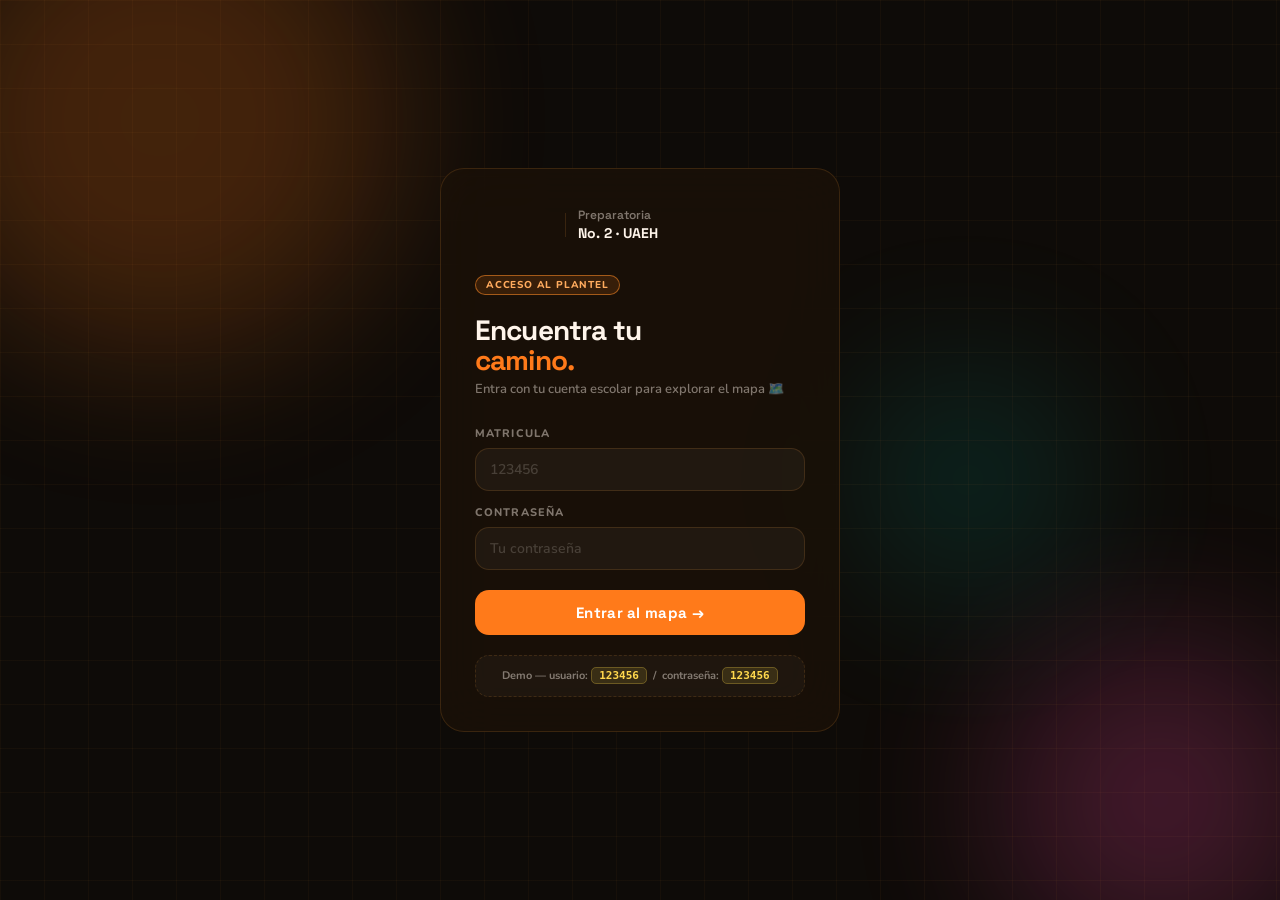
<file: index.html>
<!DOCTYPE html>
<html lang="es">
<head>
<meta charset="UTF-8" />
<meta name="viewport" content="width=device-width, initial-scale=1.0" />
<title>Mapa Prepa 2</title>
<link rel="preconnect" href="https://fonts.googleapis.com" />
<link rel="preconnect" href="https://fonts.gstatic.com" crossorigin />
<link href="https://fonts.googleapis.com/css2?family=Space+Grotesk:wght@400;500;600;700&family=Nunito:wght@400;600;700;800&display=swap" rel="stylesheet" />
<link rel="stylesheet" href="style.css" />
</head>
<body>

<!-- ============================================================
     HEADER
     ============================================================ -->
<header class="header">
    <div class="header-logo">
        <div class="header-logo-img"></div>
        <div class="header-logo-sep"></div>
        <span class="header-logo-text">Prepa <em>2</em> · UAEH</span>
    </div>

    <div class="header-right">
        <span class="mode-chip" id="js-mode-label">Explorar mapa</span>
        <button class="header-reset-btn" id="js-reset-btn">✕ Limpiar ruta</button>
        <div class="header-user" id="js-logout-btn">
            <div class="user-dot"></div>
            <span id="js-username-display">—</span>
        </div>
    </div>
</header>

<!-- ============================================================
     LAYOUT PRINCIPAL
     ============================================================ -->
<main class="main">

    <!-- SIDEBAR -->
    <aside class="cinta">

        <!-- Lista de POIs -->
        <p class="section-label">Lugares</p>
        <ul class="poi-list" id="js-poi-list"></ul>

        <div class="divider"></div>

        <!-- Panel de ruta -->
        <p class="section-label">Mi ruta</p>
        <p class="route-hint" id="js-route-hint">
            Haz clic en el mapa para marcar el <strong>origen</strong>.
        </p>

        <div class="route-points">
            <div class="route-point">
                <div class="rp-dot rp-dot--origin"></div>
                <span class="rp-label" id="js-origin-label">Sin seleccionar</span>
            </div>
            <div class="rp-connector" style="margin-left:4px"></div>
            <div class="route-point">
                <div class="rp-dot rp-dot--dest"></div>
                <span class="rp-label" id="js-dest-label">Sin seleccionar</span>
            </div>
        </div>

        <button class="clear-btn" id="js-clear-route-btn">🗑 Limpiar ruta</button>

        <div class="divider"></div>

        <!-- Leyenda -->
        <p class="section-label">Leyenda</p>
        <div class="legend-item"><div class="legend-dot legend-dot--building"></div>Edificio / Aula</div>
        <div class="legend-item"><div class="legend-dot legend-dot--sport"></div>Área deportiva</div>
        <div class="legend-item"><div class="legend-dot legend-dot--parking"></div>Estacionamiento</div>
        <div class="legend-item"><div class="legend-dot legend-dot--service"></div>Servicio</div>

    </aside>

    <!-- MAPA -->
    <div class="map-container">
        <div class="map-wrapper" id="js-map-wrapper">

            <canvas id="js-map-canvas"></canvas>

            <!-- Tooltip -->
            <div class="map-tooltip" id="js-tooltip">
                <img class="tooltip-img" id="js-tooltip-img" src="" alt="" />
                <div class="tooltip-body">
                    <span class="tooltip-icon" id="js-tooltip-icon"></span>
                    <span class="tooltip-name" id="js-tooltip-name"></span>
                    <span class="tooltip-desc" id="js-tooltip-desc"></span>
                </div>
            </div>

            <!-- Controles de zoom -->
            <div class="zoom-controls">
                <button class="zoom-btn" id="js-zoom-in"    title="Acercar">+</button>
                <button class="zoom-btn" id="js-zoom-out"   title="Alejar">−</button>
                <button class="zoom-btn" id="js-zoom-reset" title="Centrar" style="font-size:13px">⊙</button>
            </div>

            <!-- Instrucciones pie de mapa -->
            <div class="map-tip">Arrastra · Scroll para zoom · Click para trazar ruta</div>

            <!-- Coordenadas en tiempo real -->
            <div class="map-coords" id="js-coords">x: —  y: —</div>

        </div>
    </div>

</main>

<script src="map.js"></script>
</body>
</html>
</file>
<file: style.css>
/* ============================================================
   FUENTES
   Google Fonts: Space Grotesk (display) + Nunito (body)
   ============================================================ */
@import url('https://fonts.googleapis.com/css2?family=Space+Grotesk:wght@400;500;600;700&family=Nunito:wght@400;600;700;800&display=swap');

/* ============================================================
   VARIABLES
   ============================================================ */
:root {
    /* Paleta principal — naranja UAEH con toques vibrantes */
    --c-bg:           #0e0b08;
    --c-surface:      #1a1108;
    --c-surface-2:    #261a0a;
    --c-border:       rgba(255, 160, 60, 0.15);
    --c-border-hot:   rgba(255, 140, 40, 0.55);

    --c-orange:       #ff7a1a;
    --c-orange-light: #ffab5e;
    --c-orange-dim:   rgba(255, 122, 26, 0.14);
    --c-yellow:       #ffd84d;
    --c-pink:         #ff4daa;
    --c-cyan:         #00e5d4;
    --c-green:        #55e87a;
    --c-purple:       #c084fc;

    --c-text:         #fff5eb;
    --c-text-muted:   rgba(255, 245, 235, 0.45);

    --font-display: 'Space Grotesk', sans-serif;
    --font-body:    'Nunito', sans-serif;

    --r-sm:   8px;
    --r-md:   14px;
    --r-lg:   22px;
    --r-pill: 999px;

    --cinta-w:  260px;
    --header-h: 54px;
    --ease:     0.18s ease;
}

*, *::before, *::after { box-sizing: border-box; margin: 0; padding: 0; }

html, body {
    height: 100%;
    overflow: hidden;
    background: var(--c-bg);
    color: var(--c-text);
    font-family: var(--font-body);
    font-size: 14px;
    -webkit-font-smoothing: antialiased;
}

/* ============================================================
   HEADER
   ============================================================ */
.header {
    position: fixed;
    inset: 0 0 auto 0;
    height: var(--header-h);
    background: rgba(14, 11, 8, 0.88);
    backdrop-filter: blur(18px);
    border-bottom: 1px solid var(--c-border);
    display: flex;
    align-items: center;
    justify-content: space-between;
    padding: 0 20px;
    z-index: 100;
}

.header-logo {
    display: flex;
    align-items: center;
    gap: 10px;
}

.header-logo-img {
    width: 86px;
    height: 34px;
    background-image: url("https://www.uaeh.edu.mx/campus/preparatoria2/images/logo.png");
    background-size: contain;
    background-repeat: no-repeat;
    background-position: left center;
    filter: brightness(1.1);
}

.header-logo-sep {
    width: 1px;
    height: 20px;
    background: var(--c-border);
}

.header-logo-text {
    font-family: var(--font-display);
    font-weight: 700;
    font-size: 13px;
    color: var(--c-text-muted);
    letter-spacing: 0.01em;
}

.header-logo-text em {
    font-style: normal;
    color: var(--c-orange);
}

.header-right {
    display: flex;
    align-items: center;
    gap: 10px;
}

/* Tag de modo — estilo "chip" */
.mode-chip {
    font-family: var(--font-display);
    font-size: 11px;
    font-weight: 600;
    letter-spacing: 0.06em;
    text-transform: uppercase;
    background: var(--c-orange-dim);
    border: 1px solid var(--c-border-hot);
    border-radius: var(--r-pill);
    padding: 4px 12px;
    color: var(--c-orange-light);
}

.header-reset-btn {
    background: transparent;
    border: 1px solid rgba(255,77,170,0.4);
    color: var(--c-pink);
    padding: 5px 12px;
    border-radius: var(--r-pill);
    cursor: pointer;
    font-family: var(--font-body);
    font-weight: 700;
    font-size: 12px;
    transition: var(--ease);
    display: none;
}

.header-reset-btn:hover {
    background: rgba(255,77,170,0.12);
    border-color: var(--c-pink);
}

.header-reset-btn.visible { display: block; }

/* Botón de usuario */
.header-user {
    display: flex;
    align-items: center;
    gap: 7px;
    font-size: 12px;
    font-weight: 700;
    color: var(--c-text-muted);
    padding: 5px 12px;
    border-radius: var(--r-pill);
    border: 1px solid var(--c-border);
    background: rgba(255,255,255,0.03);
    cursor: pointer;
    transition: var(--ease);
}

.header-user:hover { border-color: var(--c-border-hot); color: var(--c-orange-light); }

.user-dot {
    width: 7px;
    height: 7px;
    border-radius: 50%;
    background: var(--c-green);
    flex-shrink: 0;
}

/* ============================================================
   LAYOUT
   ============================================================ */
.main {
    display: flex;
    height: 100vh;
    padding-top: var(--header-h);
}

/* ============================================================
   SIDEBAR / CINTA
   ============================================================ */
.cinta {
    width: var(--cinta-w);
    flex-shrink: 0;
    background: var(--c-surface);
    border-right: 1px solid var(--c-border);
    overflow-y: auto;
    padding: 16px 12px;
    display: flex;
    flex-direction: column;
    gap: 0;
    scrollbar-width: thin;
    scrollbar-color: var(--c-border) transparent;
}

.cinta::-webkit-scrollbar { width: 3px; }
.cinta::-webkit-scrollbar-thumb { background: var(--c-border); border-radius: 4px; }

/* Sección label */
.section-label {
    font-family: var(--font-display);
    font-size: 10px;
    font-weight: 700;
    letter-spacing: 0.14em;
    text-transform: uppercase;
    color: var(--c-orange);
    margin-bottom: 10px;
    display: flex;
    align-items: center;
    gap: 6px;
}

.section-label::after {
    content: '';
    flex: 1;
    height: 1px;
    background: var(--c-border);
}

.divider {
    height: 1px;
    background: var(--c-border);
    margin: 14px 0;
}

/* ============================================================
   LISTA POIs
   ============================================================ */
.poi-list {
    list-style: none;
    display: flex;
    flex-direction: column;
    gap: 2px;
}

.poi-item {
    display: flex;
    align-items: center;
    gap: 9px;
    padding: 8px 9px;
    border-radius: var(--r-md);
    cursor: pointer;
    transition: var(--ease);
    border: 1px solid transparent;
}

.poi-item:hover {
    background: var(--c-surface-2);
    border-color: var(--c-border);
    transform: translateX(2px);
}

.poi-item.active {
    background: var(--c-orange-dim);
    border-color: var(--c-border-hot);
}

.poi-item__icon {
    font-size: 14px;
    flex-shrink: 0;
    width: 28px;
    height: 28px;
    display: flex;
    align-items: center;
    justify-content: center;
    border-radius: var(--r-sm);
    background: rgba(255,255,255,0.05);
    border: 1px solid var(--c-border);
}

.poi-item__name {
    font-weight: 700;
    font-size: 12px;
    white-space: nowrap;
    overflow: hidden;
    text-overflow: ellipsis;
    color: var(--c-text);
    line-height: 1.2;
}

.poi-item__type {
    font-size: 10px;
    color: var(--c-text-muted);
    margin-top: 1px;
}

/* ============================================================
   PANEL RUTA
   ============================================================ */
.route-hint {
    font-size: 12px;
    font-weight: 600;
    color: var(--c-text-muted);
    line-height: 1.55;
    margin-bottom: 12px;
    background: var(--c-surface-2);
    border-radius: var(--r-md);
    padding: 10px 12px;
    border: 1px solid var(--c-border);
}

.route-hint strong { color: var(--c-yellow); }

.route-points {
    display: flex;
    flex-direction: column;
    margin-bottom: 12px;
}

.route-point {
    display: flex;
    align-items: center;
    gap: 10px;
    padding: 6px 0;
}

.rp-dot {
    width: 11px;
    height: 11px;
    border-radius: 50%;
    flex-shrink: 0;
}

.rp-dot--origin { background: var(--c-orange); }
.rp-dot--dest   { background: var(--c-yellow); }

.rp-connector {
    width: 2px;
    height: 12px;
    background: var(--c-border);
    margin-left: 4px;
    border-radius: 2px;
}

.rp-label {
    font-size: 11px;
    font-weight: 600;
    color: var(--c-text-muted);
}

.rp-label.set { color: var(--c-text); }

.clear-btn {
    width: 100%;
    padding: 8px;
    background: transparent;
    border: 1px solid var(--c-border);
    color: var(--c-text-muted);
    border-radius: var(--r-md);
    cursor: pointer;
    font-family: var(--font-body);
    font-weight: 700;
    font-size: 12px;
    transition: var(--ease);
}

.clear-btn:hover {
    border-color: rgba(255,77,170,0.5);
    color: var(--c-pink);
    background: rgba(255,77,170,0.06);
}

/* ============================================================
   LEYENDA
   ============================================================ */
.legend-item {
    display: flex;
    align-items: center;
    gap: 8px;
    margin-bottom: 8px;
    font-size: 11px;
    font-weight: 600;
    color: var(--c-text-muted);
}

.legend-dot {
    width: 9px;
    height: 9px;
    border-radius: 50%;
    flex-shrink: 0;
}

.legend-dot--building { background: #4da6ff; }
.legend-dot--sport    { background: #00e5a0; }
.legend-dot--parking  { background: #c084fc; }
.legend-dot--service  { background: #ff7a1a; }

/* ============================================================
   MAPA / CANVAS
   ============================================================ */
.map-container {
    flex: 1;
    position: relative;
    overflow: hidden;
    background: #050608;
}

.map-wrapper {
    position: absolute;
    inset: 0;
    cursor: grab;
    touch-action: none;
}

.map-wrapper.grabbing { cursor: grabbing; }
.map-wrapper.routing  { cursor: crosshair; }

#js-map-canvas {
    position: absolute;
    top: 0;
    left: 0;
}

/* ============================================================
   TOOLTIP
   ============================================================ */
.map-tooltip {
    position: absolute;
    background: rgba(20, 14, 6, 0.97);
    border: 1px solid var(--c-border-hot);
    border-radius: var(--r-md);
    padding: 0;
    pointer-events: none;
    display: none;
    flex-direction: column;
    max-width: 210px;
    backdrop-filter: blur(12px);
    z-index: 50;
    overflow: hidden;
}

.map-tooltip.visible { display: flex; }

/* Imagen del POI — ocupa el ancho completo del tooltip */
.tooltip-img {
    width: 100%;
    height: 110px;
    object-fit: cover;
    display: none;          /* JS lo activa si hay imagen */
    border-bottom: 1px solid var(--c-border);
}

/* Contenedor del texto debajo de la imagen */
.tooltip-body {
    display: flex;
    flex-direction: column;
    gap: 3px;
    padding: 10px 13px;
}

.tooltip-icon   { font-size: 18px; margin-bottom: 2px; }

.tooltip-name {
    font-family: var(--font-display);
    font-size: 13px;
    font-weight: 700;
    color: var(--c-text);
}

.tooltip-desc {
    font-size: 11px;
    color: var(--c-text-muted);
    line-height: 1.4;
    font-weight: 600;
}

/* ============================================================
   ZOOM
   ============================================================ */
.zoom-controls {
    position: absolute;
    bottom: 20px;
    right: 20px;
    display: flex;
    flex-direction: column;
    gap: 4px;
    z-index: 50;
}

.zoom-btn {
    width: 36px;
    height: 36px;
    background: rgba(14, 11, 8, 0.9);
    border: 1px solid var(--c-border);
    color: var(--c-text-muted);
    border-radius: var(--r-sm);
    cursor: pointer;
    font-size: 18px;
    display: flex;
    align-items: center;
    justify-content: center;
    transition: var(--ease);
    font-family: var(--font-display);
    font-weight: 700;
    backdrop-filter: blur(8px);
}

.zoom-btn:hover {
    border-color: var(--c-border-hot);
    color: var(--c-orange);
    background: var(--c-orange-dim);
}

/* ============================================================
   PIE DE MAPA — instrucciones
   ============================================================ */
.map-tip {
    position: absolute;
    bottom: 20px;
    left: 50%;
    transform: translateX(-50%);
    background: rgba(14, 11, 8, 0.85);
    border: 1px solid var(--c-border);
    border-radius: var(--r-pill);
    padding: 6px 16px;
    font-size: 11px;
    font-weight: 700;
    color: var(--c-text-muted);
    pointer-events: none;
    backdrop-filter: blur(10px);
    white-space: nowrap;
    z-index: 50;
    letter-spacing: 0.02em;
}

/* Indicador de coordenadas en tiempo real */
.map-coords {
    position: absolute;
    bottom: 20px;
    left: 20px;
    background: rgba(14, 11, 8, 0.88);
    border: 1px solid var(--c-border);
    border-radius: var(--r-sm);
    padding: 5px 12px;
    font-family: monospace;
    font-size: 12px;
    color: var(--c-orange-light);
    pointer-events: none;
    backdrop-filter: blur(10px);
    z-index: 50;
    letter-spacing: 0.04em;
    min-width: 160px;
}
</file>
<file: login.css>
/* ---- Variables base (igual que style.css) ---- */
:root {
    --c-bg:           #0e0b08;
    --c-surface:      #1a1108;
    --c-border:       rgba(255, 160, 60, 0.15);
    --c-border-hot:   rgba(255, 140, 40, 0.55);
    --c-orange:       #ff7a1a;
    --c-orange-light: #ffab5e;
    --c-orange-dim:   rgba(255, 122, 26, 0.14);
    --c-yellow:       #ffd84d;
    --c-pink:         #ff4daa;
    --c-cyan:         #00e5d4;
    --c-green:        #55e87a;
    --c-text:         #fff5eb;
    --c-text-muted:   rgba(255, 245, 235, 0.45);
    --font-display:   'Space Grotesk', sans-serif;
    --font-body:      'Nunito', sans-serif;
    --r-sm:   8px;
    --r-md:   14px;
    --r-pill: 999px;
    --ease:   0.18s ease;
}

*, *::before, *::after { box-sizing: border-box; margin: 0; padding: 0; }

html, body {
    height: 100%;
    overflow: hidden;
    background: var(--c-bg);
    color: var(--c-text);
    font-family: var(--font-body);
    -webkit-font-smoothing: antialiased;
}

/* ---- Fondo animado con blob difuso ---- */
.bg {
    position: fixed;
    inset: 0;
    z-index: 0;
}

/* Blob animados */
.blob {
    position: absolute;
    border-radius: 50%;
    filter: blur(80px);
    opacity: 0.22;
    animation: drift 8s ease-in-out infinite alternate;
}

.blob-1 {
    width: 480px; height: 480px;
    background: var(--c-orange);
    top: -120px; left: -80px;
    animation-delay: 0s;
}

.blob-2 {
    width: 320px; height: 320px;
    background: var(--c-pink);
    bottom: -60px; right: -40px;
    animation-delay: -3s;
}

.blob-3 {
    width: 240px; height: 240px;
    background: var(--c-cyan);
    top: 40%; right: 15%;
    animation-delay: -5s;
    opacity: 0.12;
}

@keyframes drift {
    from { transform: translate(0, 0) scale(1); }
    to   { transform: translate(30px, 20px) scale(1.08); }
}

/* Grid tenue de fondo */
.bg-grid {
    position: fixed;
    inset: 0;
    z-index: 0;
    background-image:
        linear-gradient(rgba(255,160,60,0.04) 1px, transparent 1px),
        linear-gradient(90deg, rgba(255,160,60,0.04) 1px, transparent 1px);
    background-size: 44px 44px;
}

/* ---- Card principal ---- */
.card-wrap {
    position: relative;
    z-index: 1;
    height: 100%;
    display: flex;
    align-items: center;
    justify-content: center;
    padding: 20px;
}

.card {
    width: 100%;
    max-width: 400px;
    background: rgba(26, 17, 8, 0.85);
    border: 1px solid var(--c-border);
    border-radius: 24px;
    padding: 38px 34px 34px;
    backdrop-filter: blur(28px);
    animation: slideUp 0.55s cubic-bezier(0.22, 1, 0.36, 1) both;
}

@keyframes slideUp {
    from { opacity: 0; transform: translateY(28px); }
    to   { opacity: 1; transform: translateY(0); }
}

/* ---- Logo ---- */
.logo-row {
    display: flex;
    align-items: center;
    gap: 12px;
    margin-bottom: 28px;
}

.logo-img {
    width: 78px;
    height: 30px;
    background-image: url("https://www.uaeh.edu.mx/campus/preparatoria2/images/logo.png");
    background-size: contain;
    background-repeat: no-repeat;
    background-position: left center;
    filter: brightness(1.1);
}

.logo-sep { width: 1px; height: 24px; background: var(--c-border); }

.logo-text {
    font-family: var(--font-display);
    font-size: 12px;
    font-weight: 600;
    color: var(--c-text-muted);
    line-height: 1.4;
}

.logo-text strong {
    display: block;
    font-size: 14px;
    color: var(--c-text);
}

/* ---- Título ---- */
.login-title {
    font-family: var(--font-display);
    font-size: 28px;
    font-weight: 700;
    letter-spacing: -0.03em;
    color: var(--c-text);
    margin-bottom: 4px;
    line-height: 1.1;
}

.login-title .accent { color: var(--c-orange); }

.login-sub {
    font-size: 13px;
    font-weight: 600;
    color: var(--c-text-muted);
    margin-bottom: 28px;
}

/* ---- Campos ---- */
.field {
    margin-bottom: 14px;
}

.field label {
    display: block;
    font-size: 11px;
    font-weight: 800;
    letter-spacing: 0.1em;
    text-transform: uppercase;
    color: var(--c-text-muted);
    margin-bottom: 7px;
}

.field input {
    width: 100%;
    background: rgba(255,255,255,0.04);
    border: 1px solid var(--c-border);
    border-radius: var(--r-md);
    padding: 11px 14px;
    font-family: var(--font-body);
    font-weight: 600;
    font-size: 14px;
    color: var(--c-text);
    outline: none;
    transition: var(--ease);
}

.field input::placeholder { color: rgba(255,245,235,0.18); }

.field input:focus {
    border-color: var(--c-orange);
    background: rgba(255, 122, 26, 0.07);
    box-shadow: 0 0 0 3px rgba(255, 122, 26, 0.14);
}

/* ---- Error ---- */
.error-msg {
    font-size: 12px;
    font-weight: 700;
    color: var(--c-pink);
    margin: -6px 0 12px;
    display: none;
    padding: 8px 12px;
    background: rgba(255,77,170,0.08);
    border: 1px solid rgba(255,77,170,0.25);
    border-radius: var(--r-sm);
}

.error-msg.visible { display: block; }

/* ---- Botón entrar ---- */
.btn-enter {
    width: 100%;
    padding: 13px;
    background: var(--c-orange);
    border: none;
    border-radius: var(--r-md);
    color: #fff;
    font-family: var(--font-display);
    font-size: 15px;
    font-weight: 700;
    letter-spacing: 0.02em;
    cursor: pointer;
    transition: var(--ease);
    margin-top: 6px;
}

.btn-enter:hover {
    background: var(--c-orange-light);
    transform: translateY(-2px);
}

.btn-enter:active { transform: translateY(0); }

/* ---- Hint credenciales ---- */
.hint-box {
    margin-top: 20px;
    padding: 10px 14px;
    background: rgba(255,255,255,0.03);
    border: 1px dashed var(--c-border);
    border-radius: var(--r-md);
    font-size: 11px;
    font-weight: 700;
    color: var(--c-text-muted);
    text-align: center;
    line-height: 1.8;
}

.hint-box code {
    background: rgba(255,216,77,0.12);
    border: 1px solid rgba(255,216,77,0.25);
    border-radius: 5px;
    padding: 1px 7px;
    font-family: monospace;
    color: var(--c-yellow);
}

/* ---- Badge "demo" ---- */
.badge-demo {
    display: inline-flex;
    align-items: center;
    gap: 5px;
    background: var(--c-orange-dim);
    border: 1px solid var(--c-border-hot);
    border-radius: var(--r-pill);
    padding: 2px 10px;
    font-size: 10px;
    font-weight: 800;
    letter-spacing: 0.08em;
    text-transform: uppercase;
    color: var(--c-orange-light);
    margin-bottom: 20px;
}

.badge-dot {
    width: 6px;
    height: 6px;
    border-radius: 50%;
    background: var(--c-green);
    animation: blink 1.4s ease-in-out infinite;
}

@keyframes blink {
    0%, 100% { opacity: 1; }
    50%       { opacity: 0.3; }
}
</file>
